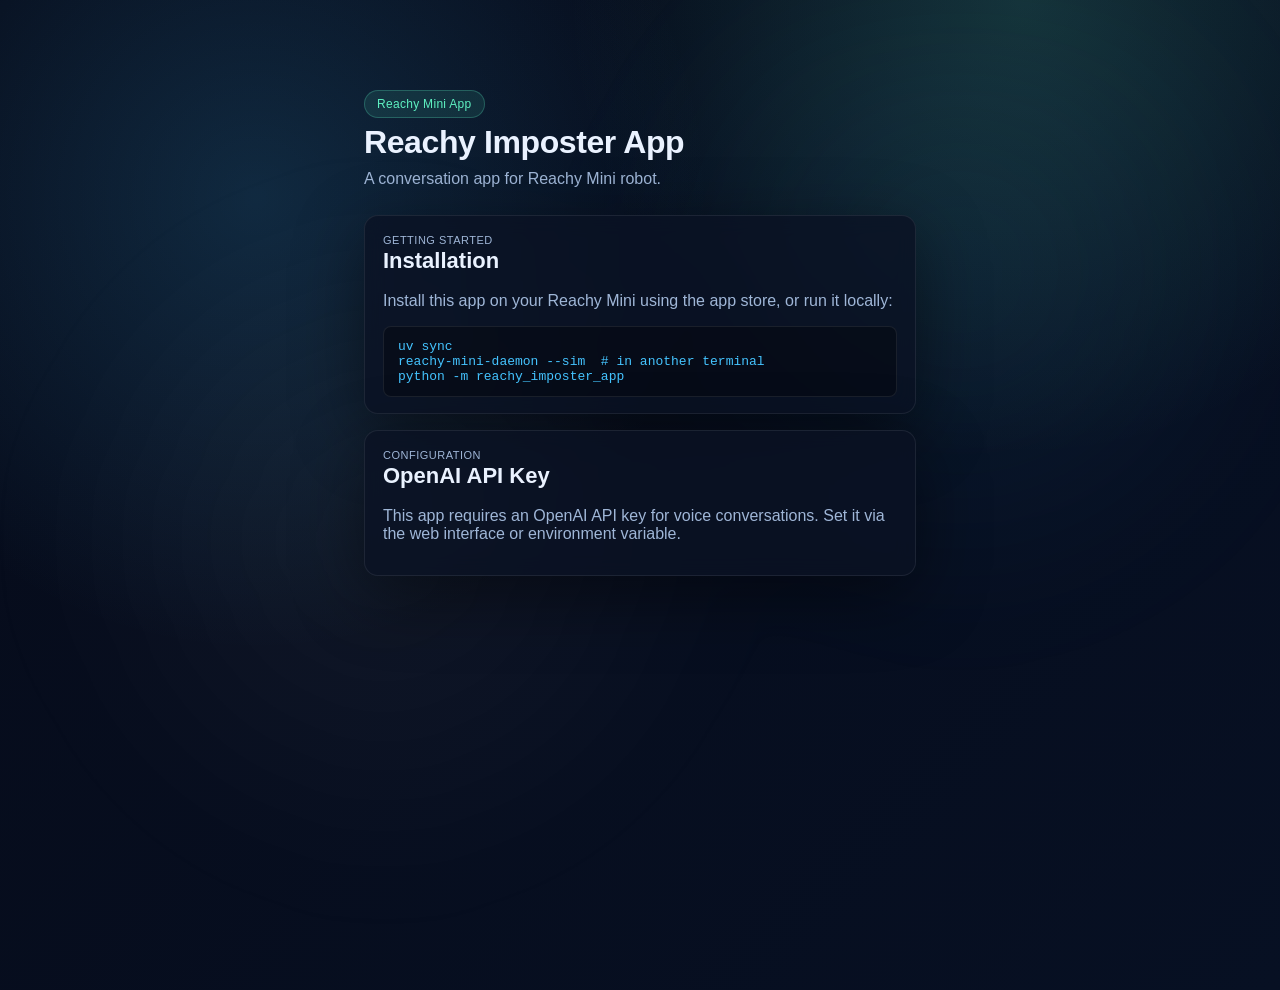
<file: index.html>
<!doctype html>
<html lang="en">
  <head>
    <meta charset="utf-8" />
    <meta name="viewport" content="width=device-width, initial-scale=1" />
    <title>Reachy Imposter App</title>
    <link rel="stylesheet" href="style.css" />
  </head>
  <body>
    <div class="ambient"></div>
    <div class="container">
      <header class="hero">
        <div class="pill">Reachy Mini App</div>
        <h1>Reachy Imposter App</h1>
        <p class="subtitle">A conversation app for Reachy Mini robot.</p>
      </header>

      <div class="panel">
        <div class="panel-heading">
          <div>
            <p class="eyebrow">Getting Started</p>
            <h2>Installation</h2>
          </div>
        </div>
        <p class="muted">Install this app on your Reachy Mini using the app store, or run it locally:</p>
        <pre><code>uv sync
reachy-mini-daemon --sim  # in another terminal
python -m reachy_imposter_app</code></pre>
      </div>

      <div class="panel">
        <div class="panel-heading">
          <div>
            <p class="eyebrow">Configuration</p>
            <h2>OpenAI API Key</h2>
          </div>
        </div>
        <p class="muted">This app requires an OpenAI API key for voice conversations. Set it via the web interface or environment variable.</p>
      </div>
    </div>
  </body>
</html>
</file>
<file: style.css>
:root {
  --bg: #060b1a;
  --bg-2: #071023;
  --panel: rgba(11, 18, 36, 0.8);
  --border: rgba(255, 255, 255, 0.08);
  --text: #eaf2ff;
  --muted: #9fb6d7;
  --accent: #45c4ff;
  --accent-2: #5ef0c1;
  --shadow: 0 20px 70px rgba(0, 0, 0, 0.45);
}

* { box-sizing: border-box; }
body {
  margin: 0;
  min-height: 100vh;
  font-family: "Space Grotesk", "Inter", "Segoe UI", sans-serif;
  background: radial-gradient(circle at 20% 20%, rgba(69, 196, 255, 0.16), transparent 35%),
              radial-gradient(circle at 80% 0%, rgba(94, 240, 193, 0.16), transparent 32%),
              linear-gradient(135deg, var(--bg), var(--bg-2));
  color: var(--text);
}

.ambient {
  position: fixed;
  inset: 0;
  background: radial-gradient(circle at 30% 60%, rgba(255, 255, 255, 0.05), transparent 35%),
              radial-gradient(circle at 75% 30%, rgba(69, 196, 255, 0.08), transparent 32%);
  filter: blur(60px);
  z-index: 0;
  pointer-events: none;
}

.container {
  position: relative;
  max-width: 600px;
  margin: 10vh auto;
  padding: 0 24px 40px;
  z-index: 1;
}

.hero {
  margin-bottom: 24px;
}
.hero h1 {
  margin: 6px 0 6px;
  font-size: 32px;
  letter-spacing: -0.4px;
}
.subtitle {
  margin: 0;
  color: var(--muted);
  line-height: 1.5;
}
.pill {
  display: inline-flex;
  align-items: center;
  gap: 6px;
  padding: 6px 12px;
  border-radius: 999px;
  background: rgba(94, 240, 193, 0.1);
  color: var(--accent-2);
  font-size: 12px;
  letter-spacing: 0.3px;
  border: 1px solid rgba(94, 240, 193, 0.25);
}

.panel {
  background: var(--panel);
  border: 1px solid var(--border);
  border-radius: 14px;
  padding: 18px 18px 16px;
  box-shadow: var(--shadow);
  backdrop-filter: blur(10px);
  margin-top: 16px;
}
.panel-heading {
  display: flex;
  align-items: center;
  justify-content: space-between;
  gap: 12px;
  margin-bottom: 8px;
}
.panel-heading h2 {
  margin: 2px 0;
  font-size: 22px;
}
.eyebrow {
  margin: 0;
  text-transform: uppercase;
  font-size: 11px;
  letter-spacing: 0.5px;
  color: var(--muted);
}
.muted { color: var(--muted); }

pre {
  background: rgba(0, 0, 0, 0.3);
  border: 1px solid var(--border);
  border-radius: 8px;
  padding: 12px 14px;
  overflow-x: auto;
  margin: 12px 0 0;
}
code {
  font-family: "SF Mono", "Fira Code", monospace;
  font-size: 13px;
  color: var(--accent);
}

@media (max-width: 760px) {
  .hero h1 { font-size: 26px; }
}
</file>
